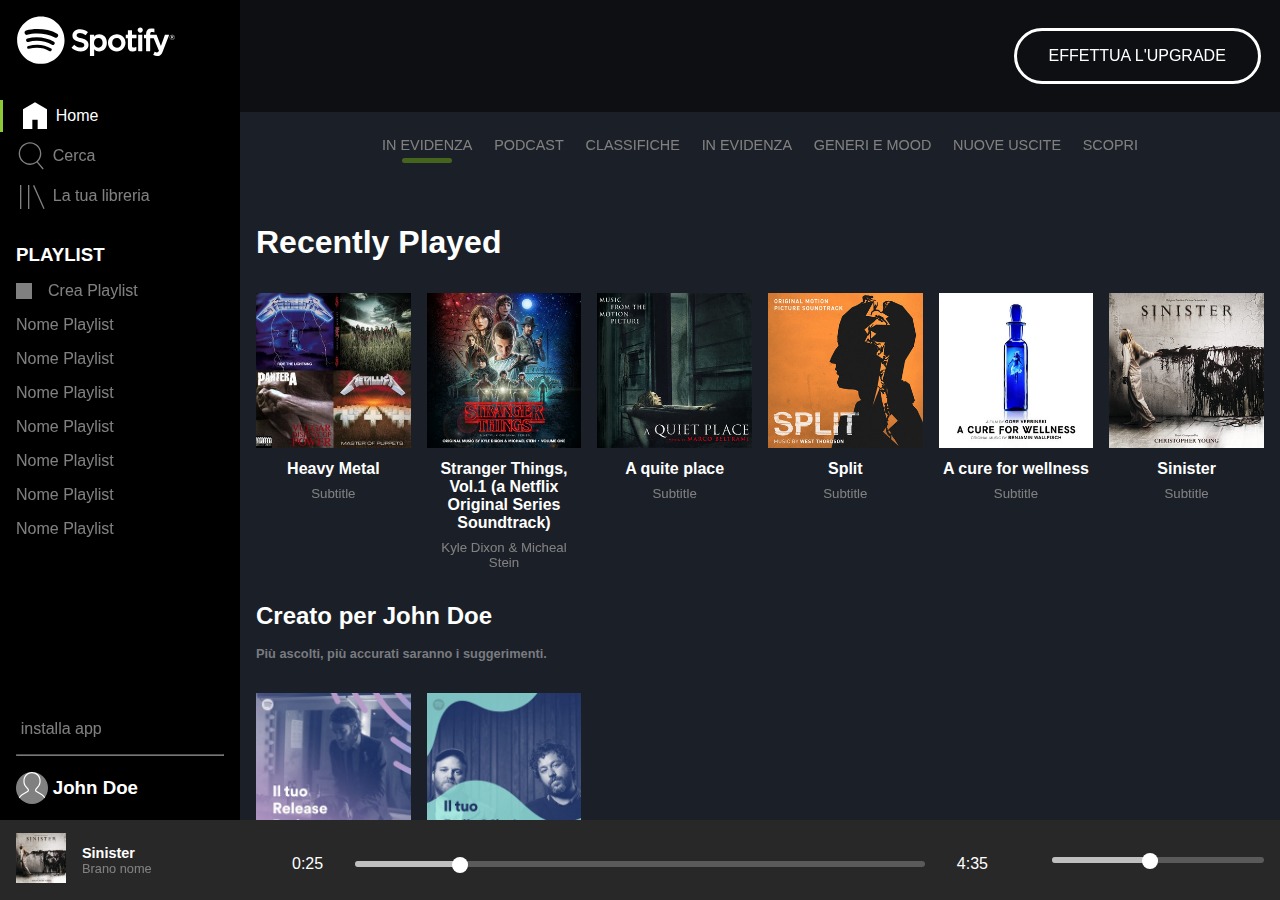
<file: index.html>
<!DOCTYPE html>
<html lang="en">
<head>
    <meta charset="UTF-8">
    <meta http-equiv="X-UA-Compatible" content="IE=edge">
    <meta name="viewport" content="width=device-width, initial-scale=1.0">
    <link rel="stylesheet" href="css/general-style.css">
    <link rel="stylesheet" href="css/spotify-hover.css">
    <link rel="stylesheet" href="css/spotify-md.css">
    <link rel="stylesheet" href="css/spotify-s.css">
    <link rel="stylesheet" href="css/spotify-xs.css">
    <link rel="stylesheet" href="https://cdnjs.cloudflare.com/ajax/libs/font-awesome/6.2.0/css/all.min.css" integrity="sha512-xh6O/CkQoPOWDdYTDqeRdPCVd1SpvCA9XXcUnZS2FmJNp1coAFzvtCN9BmamE+4aHK8yyUHUSCcJHgXloTyT2A==" crossorigin="anonymous" referrerpolicy="no-referrer" />
    <title>Spotify</title>
</head>
<body>

    <aside>
        <div class="aside-container">
            <div class="aside-top">
                <div class="spotify-logo">
                    <a href="#!">
                        <img src="img/logo-small.svg" class="spotify-logo-small" alt="">
                        <img src="img/logo.svg" alt="" class="spotify-logo-large"></a>
                </div>
                <div class="aside-top-menu">
                    <ul>
                        <li><a href="#!"><img src="img/home.svg" alt=""><span>Home</span>
                        </a></li>
                        <li><a href="#!"><img src="img/search.svg" alt=""><span>Cerca</span>
                        </a></li>
                        <li><a href="#!"><img src="img/libreria.svg" alt=""><span>La tua libreria</span></a></li>
                    </ul>
                </div>
                <div class="aside-playlist">
                    <ul>
                        <li><h3>Playlist</h3></li>
                        <li><a href="#!"><i class="fa-solid fa-plus"></i><span>Crea Playlist</span></a></li>
                        <li><a href="#!">Nome Playlist</a></li>
                        <li><a href="#!">Nome Playlist</a></li>
                        <li><a href="#!">Nome Playlist</a></li>
                        <li><a href="#!">Nome Playlist</a></li>
                        <li><a href="#!">Nome Playlist</a></li>
                        <li><a href="#!">Nome Playlist</a></li>
                        <li><a href="#!">Nome Playlist</a></li>
                    </ul>
                </div>
            </div>
            <div class="aside-bottom">
                <ul>
                    <li><a href="#!"><i class="fa-solid fa-circle-arrow-down"></i><span>installa app</span></a></li>
                    <li><hr></li>
                    <li><a href="#!"><img src="img/profile.svg" alt=""><h3>John Doe</h3></a></li>
                </ul>
            </div>
        </div>

    </aside>
    
    <main>
        <div class="main-container">

            <!-- TOP BAR -->
            <div class="top-bar-container">
                <div class="top-bar">
                    <a href="#!">Effettua l'upgrade</a>
                </div>
            </div>

            <!-- NAV E LINKS -->
            <nav>
                <div class="nav-container">
                    <ul>
                        <li><a href="#!"><div>In evidenza</div>
                            <hr></a></li>
                        <li><a href="#!">Podcast</a></li>
                        <li><a href="#!">Classifiche</a></li>
                        <li><a href="#!">In evidenza</a></li><li><a href="#!">Generi e mood</a></li><li><a href="#!">Nuove uscite</a></li><li><a href="#!">scopri</a></li>
                    </ul>
                </div>
            </nav>

            <!-- ALBUMS -->
            <section>
                <div class="section-container played">
                    <div class="section-title">
                        <h1>Recently Played</h1>
                    </div>
                    <div class="card-container">
                        <div class="card">
                            <a href="#!">
                                <ul>  
                                    <li><img src="img/metal_lifting.jpg" alt="">
                                        <i class="fa-regular fa-circle-play hover-play"></i>
                                    </li>
                                    <li><h2>Heavy Metal</h2></li>
                                    <li><h5>Subtitle</h5></li>
                                </ul>
                            </a>
                        </div>
                        <div class="card">
                            <a href="#!">
                                <ul>  
                                    <li><img src="img/stranger.jpeg" alt="">
                                        <i class="fa-regular fa-circle-play hover-play"></i></li>
                                    <li><h2>Stranger Things, Vol.1 (a Netflix Original Series Soundtrack)</h2></li>
                                    <li><h5>Kyle Dixon & Micheal Stein</h5></li>
                                </ul>
                            </a>
                        </div>
                        <div class="card">
                            <a href="#!">
                                <ul>  
                                    <li><img src="img/aquietplace.jpeg" alt="">
                                        <i class="fa-regular fa-circle-play hover-play"></i></li>
                                    <li><h2>A quite place</h2></li>
                                    <li><h5>Subtitle</h5></li>
                                </ul>
                            </a>
                        </div>
                        <div class="card">
                            <a href="#!">
                                <ul>  
                                    <li><img src="img/split.jpeg" alt="">
                                    <i class="fa-regular fa-circle-play hover-play"></i></li>
                                    <li><h2>Split</h2></li>
                                    <li><h5>Subtitle</h5></li>
                                </ul>
                            </a>
                        </div>
                        <div class="card">
                            <a href="#!">
                                <ul>  
                                    <li><img src="img/cure.jpeg" alt="">
                                    <i class="fa-regular fa-circle-play hover-play"></i></li>
                                    <li><h2>A cure for wellness</h2></li>
                                    <li><h5>Subtitle</h5></li>
                                </ul>
                            </a>
                        </div>
                        <div class="card">
                            <a href="#!">
                                <ul>  
                                    <li><img src="img/sinister.jpeg" alt="">
                                    <i class="fa-regular fa-circle-play hover-play"></i></li>
                                    <li><h2 id="Sinister">Sinister</h2></li>
                                    <li><h5>Subtitle</h5></li>
                                </ul>
                            </a>
                        </div>
                    </div>    
                </div>

            <!-- CREATO PER JOHN -->
            <section>
                <div class="section-container creato">
                    <div class="section-title">
                        <h1>Creato per John Doe</h1>
                        <h2>Più ascolti, più accurati saranno i suggerimenti.</h2>
                    </div>
                    <div class="card-container">
                        <div class="card">
                            <a href="#!">
                                <ul>  
                                    <li><img src="img/radar.jpeg" alt="">
                                        <i class="fa-regular fa-circle-play hover-play"></i>
                                    </li>
                                    <li><h2>Release Radar</h2></li>
                                </ul>
                            </a>
                        </div>
                        <div class="card">
                            <a href="#!">
                                <ul>  
                                    <li><img src="img/mixdaily.jpeg" alt="">
                                        <i class="fa-regular fa-circle-play hover-play"></i>
                                    </li>
                                    <li><h2>Daily Mix 1</h2></li>
                                </ul>
                            </a>
                        </div>
                    </div>
                </div>
            </section>

            <!-- ARTISTI -->
            <section>
                <div class="section-container artisti">
                    <div class="section-title">
                        <h1>Artisti più popolari</h1>
                        <h2>Più ascolti, più accurati saranno i suggerimenti.</h2>
                    </div>
                    <div class="card-container">
                        <div class="card">
                            <a href="#!">
                                <ul>  
                                    <li><img src="img/youg.jpeg" alt="">
                                    <i class="fa-regular fa-circle-play hover-play"></i>
                                </li>
                                    <li><h2>Lana del Rey</h2></li>
                                </ul>
                            </a>
                        </div>
                        <div class="card">
                            <a href="#!">
                                <ul>  
                                    <li><img src="img/einaudi.jpeg" alt="">
                                    <i class="fa-regular fa-circle-play hover-play"></i>
                                </li>
                                    <li><h2>Ludovico Einaudi</h2></li>
                                </ul>
                            </a>
                        </div>
                    </div>
                </div>
            </section>
        </div>
    </main>

    <footer>
        <div class="footer-container">
            <div class="col-sx">
                <div class="col-container">
                    <ul>
                        <li><a href="#!"><img src="img/sinister.jpeg" alt=""></a></li>
                        <li><div class="author-container">
                            <a href="#Sinister" id="author">Sinister</a>
                            <a href="#!" id="song">Brano nome</a>
                            </div></li>
                        <li><div class="bottom-ico">
                            <a href="#!"><i class="fa-regular fa-heart"></i></a>
                            <a href="#!"><i class="fa-regular fa-folder"></i></a>
                        </div></li>
                    </ul>
                </div>
            </div>
            <div class="col-cx">
                <div class="col-container">
                    <div class="top-player">
                        <ul>
                            <li><a href="#!"><i class="fa-solid fa-shuffle"></i></a></li>
                            <li><a href="#!"><i class="fa-solid fa-backward-step"></i></a></li>
                            <li><a href="#!"><i class="fa-regular fa-circle-play" id="play"></i></a></li>
                            <li><a href="#!"><i class="fa-solid fa-forward-step"></i></a></li>
                            <li><a href="#!"><i class="fa-solid fa-rotate-right"></i></a></li>
                        </ul>
                    </div>
                    <div class="bottom-player">
                        <ul>
                            <li><span>0:25</span></li>
                            <li>
                                <div class="player-bar">
                                    <div class="played-bar">
                                        <div class="scroll-ball"></div>
                                    </div>
                                </div>
                            </li>
                            <li><span>4:35</span></li>
                        </ul>
                    </div>
                </div>
            </div>
            <div class="col-dx">
                <div class="col-container">
                    <ul>
                        <li><a href="#!"><i class="fa-solid fa-list-ul"></i></a></li>
                        <li><a href="#!"><i class="fa-solid fa-desktop"></i></a></li>
                        <li><a href="#!"><i class="fa-solid fa-volume-high"></i></a></li>
                        <li class="volume-class">
                            <div class="volume-bar">
                                <div class="volume-top-bar">
                                    <div class="scroll-ball-volume"></div>
                                </div>
                            </div>
                        </li>
                    </ul>
                </div>
            </div>
        </div>  
    </footer>

</body>
</html>
</file>
<file: css/general-style.css>
* {
    margin: 0;
    padding: 0;
    box-sizing: border-box;
    font-family: 'Roboto', sans-serif;
    color:white;
}

ul {
    list-style:none;
}

a {
    text-decoration: none;
}

/* ASIDE */

aside {
    width: 15rem;
    height: calc(100vh - 5rem);
    background-color: black;
    position: fixed;
    left: 0;
    top: 0;
    z-index: 999999999;
}

.aside-container {
    display: flex;
    flex-direction: column;
    height: 100%;
    justify-content: space-between;
}

/* ASIDE TOP */

aside .aside-top {
    display: flex;
    flex-direction: column;
    gap: 2rem;
    padding: 1rem;
    position: relative;
    width: 100%;
}

aside .spotify-logo-small {
    display: none;
}

aside .spotify-logo {
    width: 10rem;
}

/* COMANDI E PLAYLIST */

.aside-top-menu img,
.spotify-logo-small,
.aside-bottom img {
    width: 2rem;
    aspect-ratio: 1/1;
}

.aside-top-menu {
    display: flex;
    height: 100%;
    flex-direction:column;
    align-items: flex-start;
}

.aside-top-menu ul {
    display: flex;
    height: 100%;
    flex-direction:column;
    justify-content: center;
    gap:0.5rem;
}

.aside-top-menu a {
    display: flex;
    align-items: center;
    font-weight: 500;
    gap:0.3rem;
}

/* bordino verde a sinistra di home */

.aside-top-menu li:first-child {
    border-left: 3px solid rgb(140, 201, 55);
    background-clip: padding-box;
    padding: 0 1rem;
    margin-left: -1rem ;
}

.aside-top-menu li:not(:first-child) {
    filter: brightness(50%);
}

.aside-playlist {
    display: flex;
    height: 100%;
    flex-direction:column;
    align-items: flex-start;
}

.aside-playlist ul {
    display: flex;
    height: 100%;
    flex-direction:column;
    justify-content: center;
    gap:1rem;
}

.aside-playlist a {
    display: flex;
    align-items: center;
    font-weight: 500;
    gap:1rem;
}

.aside-playlist h3 {
    text-transform: uppercase;
}

.aside-playlist li:not(:first-child) {
    filter: brightness(50%);
}

.aside-playlist .fa-plus {
    color: black;
    background-color: white;
    padding: 0.5rem;
    font-size: 1.5rem;
}

/* ASIDE BOTTOM */

.aside-bottom {
    display: flex;
    flex-direction:column;
    align-items: flex-start;
    margin: 0 auto 1rem;
}

.aside-bottom ul {
    display: flex;
    height: 100%;
    flex-direction:column;
    justify-content: center;
    gap:1rem;
}

.aside-bottom li {
    display: flex;
    align-items: center;
}

.aside-bottom a {
    display: flex;
    align-items: center;
    font-weight: 500;
    gap:0.3rem;
}

.aside-bottom hr {
    width: 13rem;
}

.aside-bottom li:not(:last-child) {
    filter: brightness(50%);
}

.aside-bottom img {
    background-color: grey;
    border-radius: 50%;
}

/* MAIN */

main {
    width: calc(100% - 15rem);
    height: calc(100vh - 5rem);
    position: relative;
    left: 15rem;
    top: 0;
    overflow-y: auto;
    overflow-x: none;
    background-color: rgb(27, 31, 39);
}

main .main-container {
    height: 100%;
    width: 100%;
    padding: 7rem 0;
}

/* MAIN TOP-BAR */

main .top-bar-container {
    width: calc(100vw - 15rem);
    height: 7rem;
    position: fixed;
    top: 0;
    right: 0;
    z-index: 9999;
    background-color: rgba(0, 0, 0, 0.5);
}    

.top-bar .background-top-bar {
    width: 100%;
    height: 100%;
    opacity: 0.5;
    z-index: 99998;
}

main .top-bar {
    display: flex;
    width: 100%;
    height: 100%;
    justify-content: flex-end;
}

.top-bar a {
    all:unset;
    width:fit-content;
    height: fit-content;
    margin: auto 0;
    margin-right: 1.2rem;
    color: white;
    font-weight: 500;
    border-radius: 50px;
    border: solid white 3px;
    padding: 1rem 2rem;
    text-transform: uppercase;
    z-index: 99999;
}

/* MAIN NAV */

main nav {
    display: flex;
    width: 100%;
    margin: auto auto;
    padding: 0 2rem;
}

nav .nav-container {
    display: flex;
    align-items: center;
    justify-content: center;
    max-width: 100%;
    height: 3rem;
    margin: 1rem auto;
}    

nav ul {
    display: flex;
    text-transform: uppercase;
} 

nav li:first-child {
    display: flex;
    flex-direction: column;
} 

nav li:first-child hr{
    width: 50px;
    height: 5px;
    margin: 0.3rem auto;
    background-color: rgb(140, 201, 55);
    border: none;
    border-radius: 2rem;
} 

.nav-container li {
    white-space: nowrap;
    filter: brightness(50%);
    padding: 0.85em;
    font-size: 0.8rem;
}

nav a {
    font-size: 0.9rem;
}

/* main nav li:first-child {
    border-bottom: 3px solid rgb(140, 201, 55);
    background-clip: padding-box;
    padding-bottom: 0.1rem ;
}     */

/* PRIMA SECTION - RECENTLY PLAYED */

section .section-container {
    display: flex;
    flex-direction: column;
    gap: 2rem;
    margin: 2rem 1rem;
}

section .section-title {
    font-size: 1rem;
}

section .card-container {
    display: flex;
    max-width: 100%;
    gap:1rem;
}

.card-container .card {
    display: flex;
    flex-direction: column;
    align-items: flex-start;
    justify-content: center;
    height: 100%;
    max-width: 100%;
    flex-basis: calc((100% / 6) - (5rem / 6));
}

.card ul {
    display: flex;
    flex-direction: column;
    gap: 0.5rem;
    text-align: center;
}

.card li {
    position: relative;
}

.card img {
    position: relative;
    max-width: 100%;
    z-index:10;
}

.card .hover-play {
    position: absolute;
    top: 50%;
    left: 50%;
    transform: translate(-50%, -50%);
    font-size: 2.5rem;
    z-index:9;
}

.card h2 {
    font-size: 1rem;
}

.card h5 {
    font-weight: 300;
    filter: brightness(50%);
}

/* SECTION CREATO PER JHON DOE + ARTISTI */

.creato .card,
.artisti .card {
    width: fit-content;
    flex-basis: calc((100% - 5rem ) / 6);
}

.creato h1,
.artisti h1 {
    font-size: 1.5rem;
}

.creato .section-title h2, 
.artisti .section-title h2 {
    font-size: 0.8rem;
    color: rgb(121, 123, 128);
    margin-top: 1rem;
}


.artisti {
    padding-bottom: 7rem;
}

.artisti img {
    clip-path: circle(closest-side at center);
}

/* FOOTER */

footer {
    height: 5rem;
    background-color: rgb(40, 40, 40);
    position: fixed;
    z-index: 999999999999999999999999;
    bottom: 0;
    left: 0;
    right: 0;
}

footer .footer-container {
    display: flex;
    justify-content: space-between;
    align-items: center;
    margin: 0 auto;
    padding: 0 1rem;
    height: 100%;
    gap:1rem;
}

.col-sx,
.col-dx {
    flex: 1 1 calc((25%) - 2rem);
    height: 100%;
    display: flex;
}

.col-sx {
    max-width: 260px;
}

.col-cx {
    flex: 1 1 calc(50%);
    height: 100%;
    margin: 0 auto;
}

.col-sx .col-container,
.col-dx .col-container {
    height: 100%;
    display: flex;
    align-items: center;
    width: 100%;
}

.col-cx .col-container {
    display: flex;
    flex-direction: column;
    justify-content: center;
    align-items: center;
    height: 100%;
    gap: 0.5rem;
    padding: 1rem auto;
}

.col-sx ul,
.col-dx ul {
    display: flex;
    flex-direction: row;
    align-items: center;
    gap: 1rem;
}

/* COLONNA SINISTRA */

.col-sx img {
    width: 50px;
    aspect-ratio: 1/1;
}

.col-sx .author-container {
    flex-grow: 2;
    display: flex;
    flex-direction: column;
}

.col-sx .bottom-ico {
    display: flex;
    gap: 1rem;
}

#author {
    font-weight: 800;
    font-size: 0.9rem;
}

#song {
    filter: brightness(50%);
    font-size: 0.8rem;
    white-space: nowrap;
}

.col-sx .fa-heart,
.col-sx .fa-folder {
    filter: brightness(50%);
}

#play {
    font-size: 2.5rem;
}

/* COLONNA CENTRALE */

.col-cx .top-player i {
    font-size: 1.3rem;
}

.col-cx .top-player ul,
.col-cx .bottom-player ul {
    display: flex;
    align-items: center;
    gap: 2rem;
}

.col-cx .bottom-player {
    max-width: 700px;
    width: 100%;
}

.bottom-player li:nth-child(2) {
    flex-grow: 1;
}

.bottom-player .player-bar {
    border: 3px solid rgb(90, 90, 91);
    border-radius: 20rem;
    z-index: 2;
    position: relative;
}

.bottom-player .played-bar {
    width: 20%;
    height: 6px;
    background-color: rgb(191, 191, 192);
    border-radius: 20rem;
    z-index: 3;
    position: absolute;
    left: -0.2rem;
    top:-0.2rem;
    display: flex;
    justify-content: flex-end;
}

.bottom-player .scroll-ball {
    width: 1rem;
    height: 1rem;
    background-color:white;
    padding: 3px;
    border-radius: 50rem;
    z-index: 1;
    position: absolute;
    top:-4px;
}

/* COLONNA DESTRA */

.col-dx {
    justify-content: flex-end;
    max-width: 260px;
}

.col-dx .col-container {
    width: 100%;
    flex-grow: 1;
}

.col-dx ul {
    width: 100%;
}

.col-dx .volume-class {
    width: 100%;
}

.col-dx .volume-bar {
    flex-grow: 1;
    width: 100%;
}

.col-dx .volume-bar {
    background-color: rgb(90, 90, 91);
    height: 6px;
    border-radius: 20rem;
    z-index: 10;
    position: relative;
    width: 100%;
}

.col-dx .volume-top-bar{
    width: 50%;
    height: 6px;
    background-color: rgb(191, 191, 192);
    border-radius: 20rem;
    z-index: 10;
    position: absolute;
    left: 0;
    top:0;
    display: flex;
    justify-content: flex-end;
}

.col-dx .scroll-ball-volume {
    width: 1rem;
    height: 1rem;
    background-color:white;
    padding: 3px;
    border-radius: 50rem;
    z-index: 0;
    position: absolute;
    top:-4px;
}
</file>
<file: css/spotify-hover.css>
/* COMPORTAMENTI HOVER */

.nav-container li:hover,
.aside-top-menu li:hover,
.aside-playlist li:hover,
.aside-bottom li:hover,
.card h5:hover,
.col-sx .fa-heart:hover,
.col-sx .fa-folder:hover,
#song:hover{
    filter: brightness(100%);
}

#song:hover,
.card h5:hover{
    text-decoration: underline;
}

.top-bar a:hover {
    scale: 120%;
    cursor: pointer;
}

main img:hover {
    filter:brightness(50%);
    z-index:-1;
}

#play:hover {
    scale: 120%;
}

.bottom-player .played-bar:hover,
.col-dx .col-container .volume-top-bar:hover {
    background-color: rgb(181, 224, 84);
    cursor: pointer;
    z-index: 0;
}
</file>
<file: css/spotify-md.css>
@media screen and (max-width: 876px) {
    
    /* NAV */
    
    nav .nav-container ul{
        display: flex;
        flex-wrap: wrap;
        justify-content: center;
    }
    /* MAIN */
    
    section .card-container {
        flex-wrap: wrap;
    }

    .card-container .card {
        flex-basis: calc((100% / 4) - (3rem / 4));
    }

    /* FOOTER */

    .col-sx,
    .col-dx {
        flex-basis: calc((30%) - 2rem);
    }

    .col-cx {
        flex-basis: 40%;
    }

    .col-sx,
    .col-dx {
        max-width: 100%;
    }

    .col-sx .bottom-ico  {
         gap: 1rem;
    }

    .col-cx .top-player i {
        font-size: 1.5rem;
    }
    
    .col-cx .top-player ul,
    .col-cx .bottom-player ul {
        gap: 1.5rem;
    }
    
    .col-cx .bottom-player span {
        font-size: 0.8rem;
    }
    
    #play{
        font-size: 2rem;
    }
    
    .col-dx i {
        font-size: 0.8rem;
    }
    
    .col-cx .bottom-player {
    max-width: 400px;
    }
    
}
</file>
<file: css/spotify-s.css>
@media screen and (max-width: 639px) {
    .card-container .card {
        flex-basis: calc((100% / 2) - (1rem / 2));
    }

    main nav {
        margin-top: 1rem;
    }

    nav a {
        font-size: 0.8rem;
    }

    .col-sx .bottom-ico  {
        flex-direction: column;
        gap: 0.3rem;
   }

   .col-sx,
   .col-dx {
       flex-basis: calc((35%) - 2rem);
   }

   .col-cx {
       flex-basis: 35%;
   }

    .col-cx .bottom-player {
        max-width: 350px;
    }
    
    .col-cx .bottom-player span {
        font-size: 0.6rem;
    }
    
    .col-cx .top-player i {
        font-size: 1.3rem;
    }
    
    .col-cx .top-player ul,
    .col-cx .bottom-player ul {
        gap: 1rem;
    }
}
</file>
<file: css/spotify-xs.css>
@media screen and (max-width: 552px) {

    /* ASIDE */

    aside {
        width: 3rem;
    }

    aside .spotify-logo-large,
    aside span,
    aside .aside-playlist,
    aside hr,
    aside h3   {
        display: none;
    }

    aside .spotify-logo-small {
        display: block;
    }
    
    aside .aside-top {
        padding: 0 0.5rem;
        gap: 1rem;
    }

    .aside-top-menu ul {
        margin: 0 auto;
        padding: 0;
    }
    
    .aside-top-menu li:first-child {
        border-left: 0; 
    }

    .aside-bottom ul {
        align-items: center;
    }


    /* MAIN */
   
    main {
        width: calc(100vw - 3rem);
        left: 3rem;
    }

    main .top-bar-container {
        width: calc(100vw - 3rem);
    }

    /* FOOTER */



    .col-sx,
   .col-dx,
   .col-cx {
       flex-basis: calc((30%) - 2rem);
   }

   .col-sx ul,
    .col-dx ul { 
    gap: 0.5rem;
}

   .col-sx,
   .col-dx {
    max-width: 25%;
   }

   .col-cx .bottom-player {
    max-width: 200px;
    }

   #author {
    font-size: 0.9rem;
   }

   #song {
    font-size: 0.6rem;
    white-space: wrap;
   }

}
</file>
